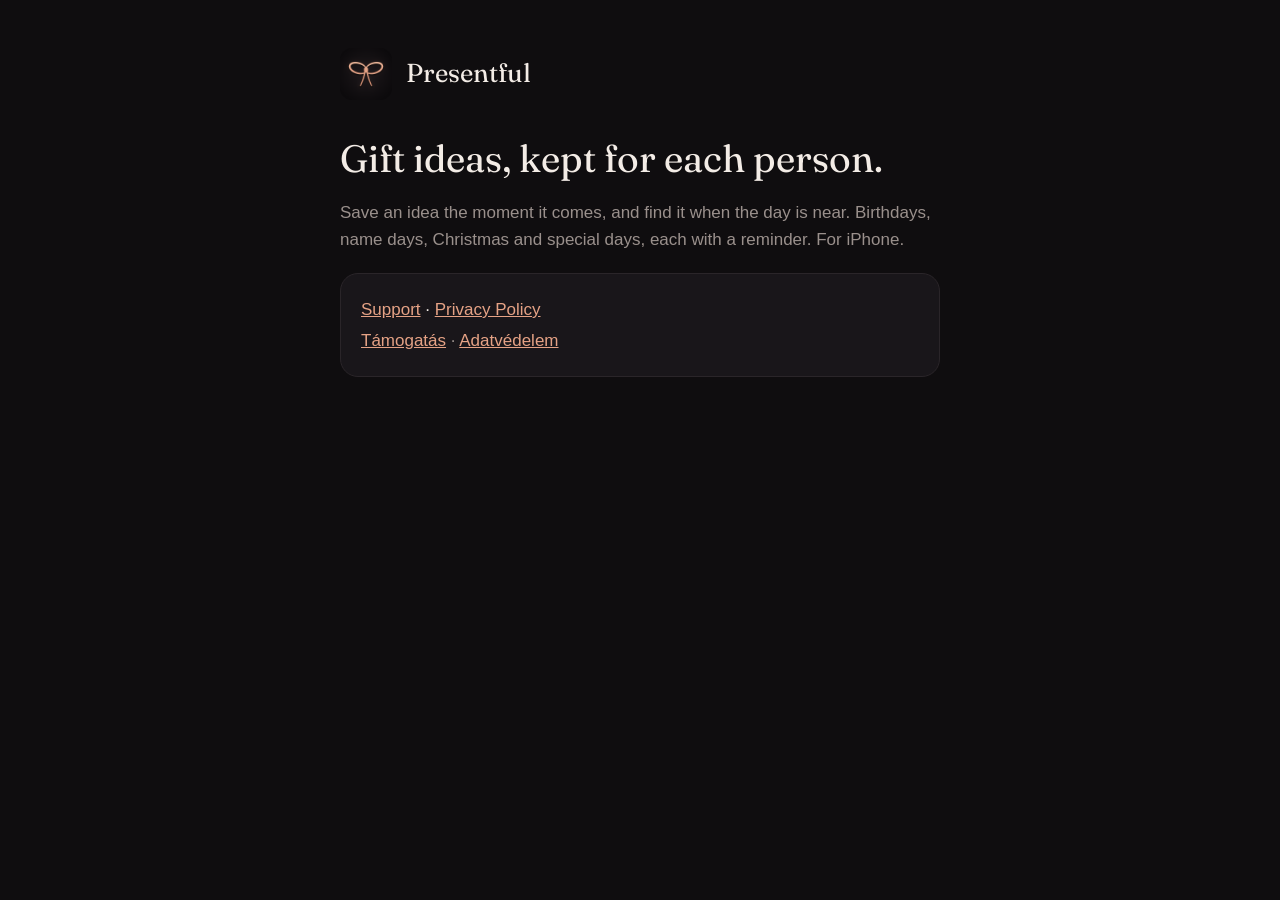
<file: index.html>
<!doctype html>
<html lang="en">
<head>
<meta charset="utf-8">
<meta name="viewport" content="width=device-width, initial-scale=1">
<title>Presentful</title>
<meta name="description" content="Presentful keeps your gift ideas for the people you love.">
<link rel="icon" href="icon.png">
<link rel="preconnect" href="https://fonts.googleapis.com">
<link href="https://fonts.googleapis.com/css2?family=Fraunces&display=swap" rel="stylesheet">
<link rel="stylesheet" href="style.css">
</head>
<body>
<main>
<header><img src="icon.png" alt=""><a href="./">Presentful</a></header>
<h1>Gift ideas, kept for each person.</h1>
<p class="muted">Save an idea the moment it comes, and find it when the day is near. Birthdays, name days, Christmas and special days, each with a reminder. For iPhone.</p>
<div class="card">
<p><a href="support/">Support</a> · <a href="privacy/">Privacy Policy</a></p>
<p class="muted" lang="hu"><a href="support/#magyar">Támogatás</a> · <a href="privacy/#magyar">Adatvédelem</a></p>
</div>
</main>
</body>
</html>
</file>
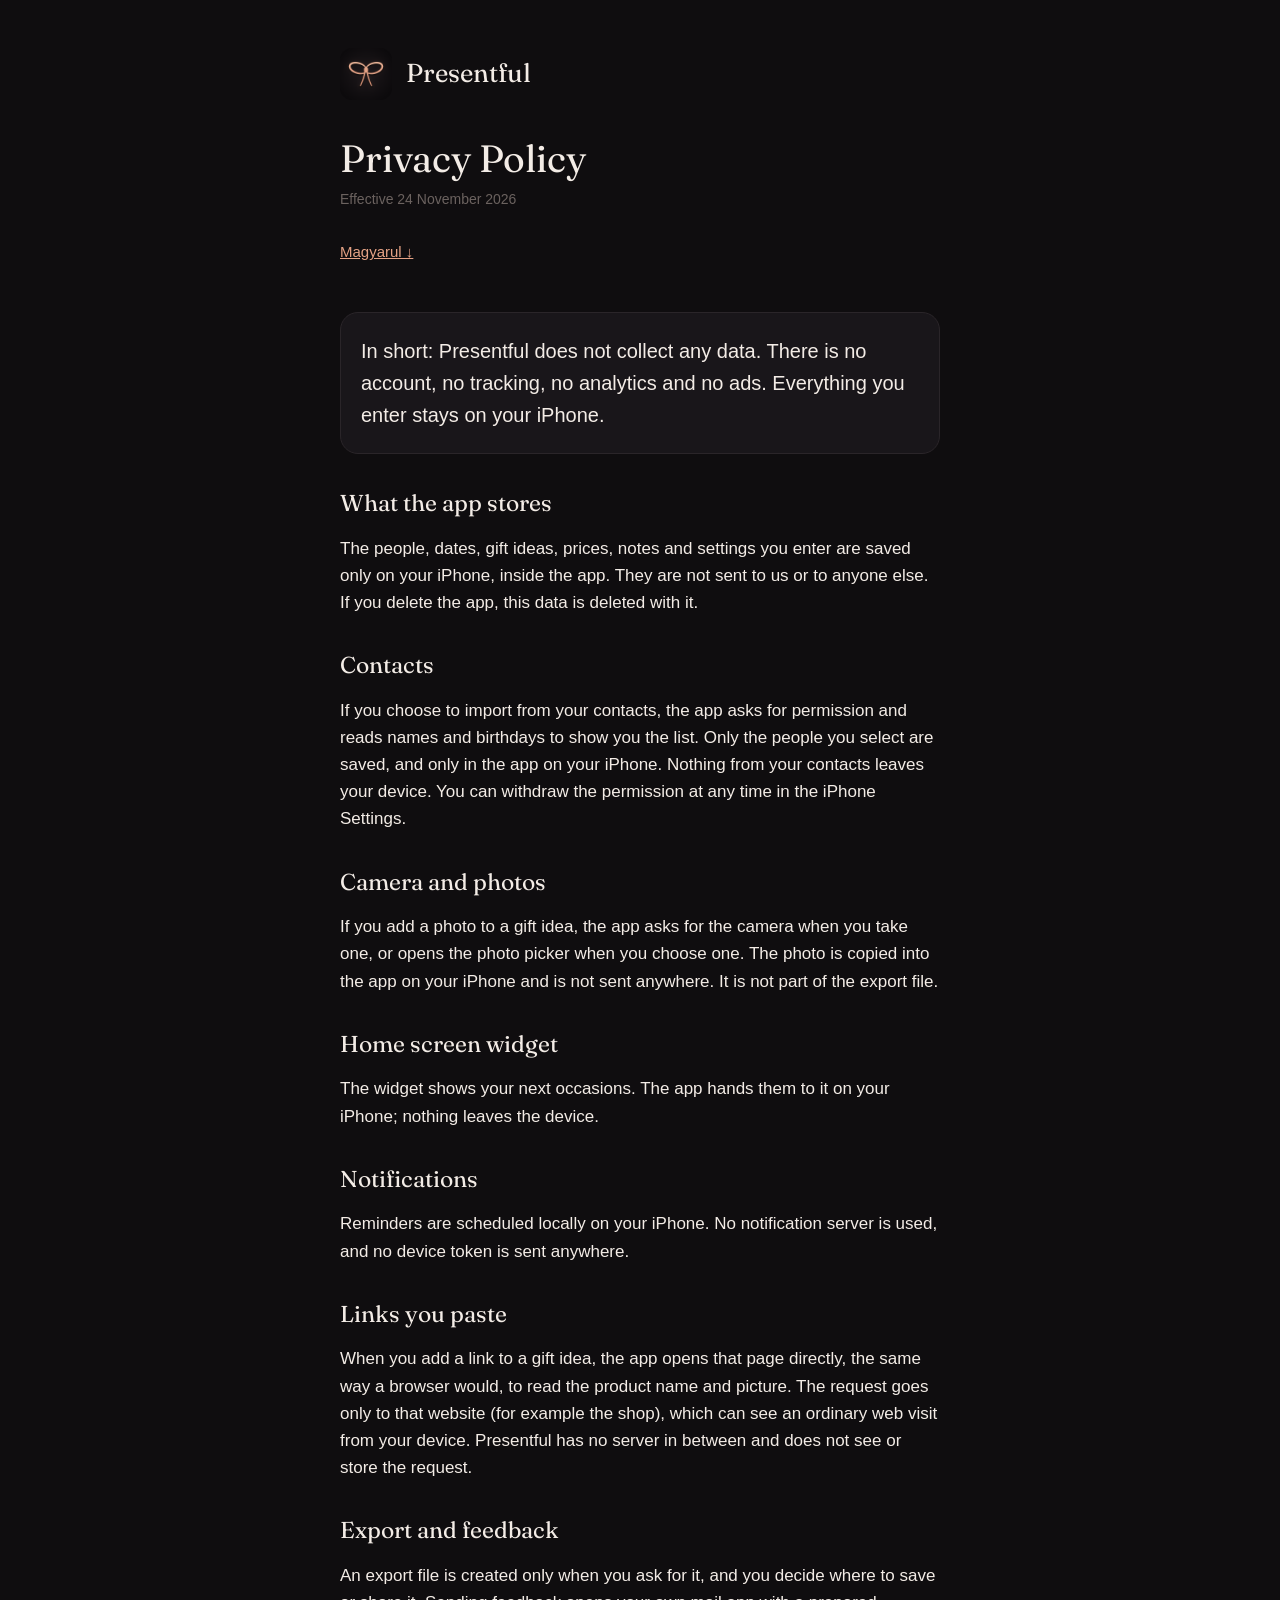
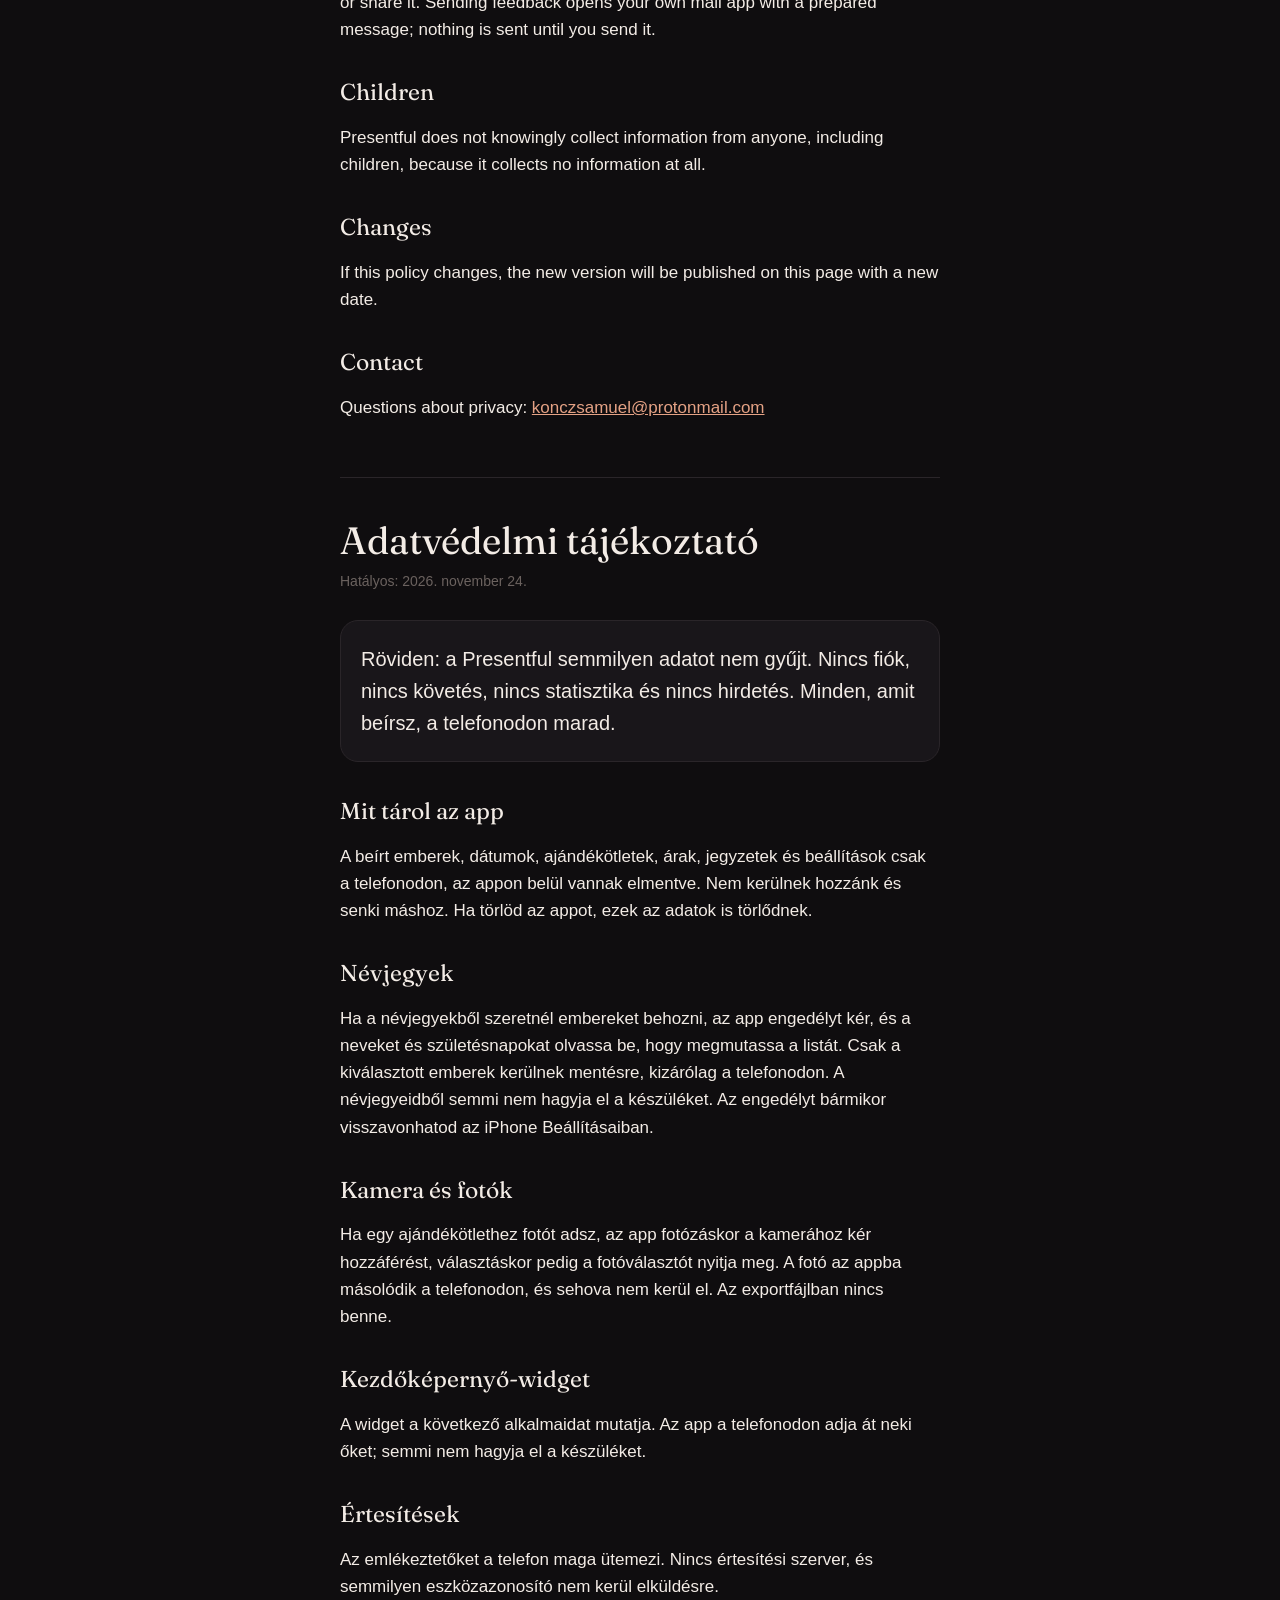
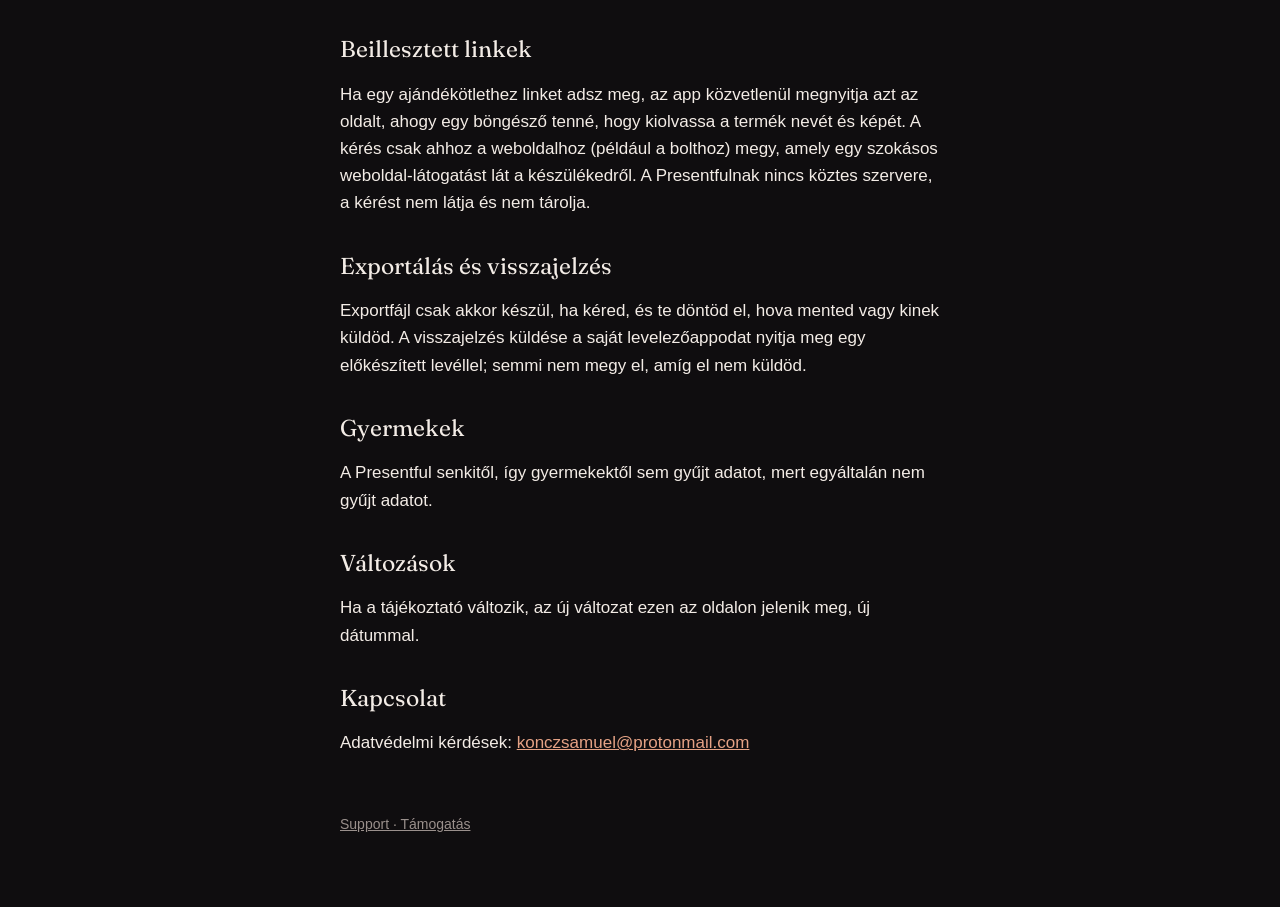
<file: privacy/index.html>
<!doctype html>
<html lang="en">
<head>
<meta charset="utf-8">
<meta name="viewport" content="width=device-width, initial-scale=1">
<title>Presentful – Privacy Policy</title>
<meta name="description" content="Presentful privacy policy: no account, no tracking, everything stays on your iPhone.">
<link rel="icon" href="../icon.png">
<link rel="preconnect" href="https://fonts.googleapis.com">
<link href="https://fonts.googleapis.com/css2?family=Fraunces&display=swap" rel="stylesheet">
<link rel="stylesheet" href="../style.css">
</head>
<body>
<main>
<header><img src="../icon.png" alt=""><a href="../">Presentful</a></header>

<h1>Privacy Policy</h1>
<p class="date">Effective 24 November 2026</p>
<a class="lang" href="#magyar">Magyarul ↓</a>

<div class="card"><p class="big">In short: Presentful does not collect any data. There is no account, no tracking, no analytics and no ads. Everything you enter stays on your iPhone.</p></div>

<h2>What the app stores</h2>
<p>The people, dates, gift ideas, prices, notes and settings you enter are saved only on your iPhone, inside the app. They are not sent to us or to anyone else. If you delete the app, this data is deleted with it.</p>

<h2>Contacts</h2>
<p>If you choose to import from your contacts, the app asks for permission and reads names and birthdays to show you the list. Only the people you select are saved, and only in the app on your iPhone. Nothing from your contacts leaves your device. You can withdraw the permission at any time in the iPhone Settings.</p>

<h2>Camera and photos</h2>
<p>If you add a photo to a gift idea, the app asks for the camera when you take one, or opens the photo picker when you choose one. The photo is copied into the app on your iPhone and is not sent anywhere. It is not part of the export file.</p>

<h2>Home screen widget</h2>
<p>The widget shows your next occasions. The app hands them to it on your iPhone; nothing leaves the device.</p>

<h2>Notifications</h2>
<p>Reminders are scheduled locally on your iPhone. No notification server is used, and no device token is sent anywhere.</p>

<h2>Links you paste</h2>
<p>When you add a link to a gift idea, the app opens that page directly, the same way a browser would, to read the product name and picture. The request goes only to that website (for example the shop), which can see an ordinary web visit from your device. Presentful has no server in between and does not see or store the request.</p>

<h2>Export and feedback</h2>
<p>An export file is created only when you ask for it, and you decide where to save or share it. Sending feedback opens your own mail app with a prepared message; nothing is sent until you send it.</p>

<h2>Children</h2>
<p>Presentful does not knowingly collect information from anyone, including children, because it collects no information at all.</p>

<h2>Changes</h2>
<p>If this policy changes, the new version will be published on this page with a new date.</p>

<h2>Contact</h2>
<p>Questions about privacy: <a href="mailto:konczsamuel@protonmail.com">konczsamuel@protonmail.com</a></p>

<hr id="magyar">

<h1 lang="hu">Adatvédelmi tájékoztató</h1>
<div lang="hu">
<p class="date">Hatályos: 2026. november 24.</p>

<div class="card"><p class="big">Röviden: a Presentful semmilyen adatot nem gyűjt. Nincs fiók, nincs követés, nincs statisztika és nincs hirdetés. Minden, amit beírsz, a telefonodon marad.</p></div>

<h2>Mit tárol az app</h2>
<p>A beírt emberek, dátumok, ajándékötletek, árak, jegyzetek és beállítások csak a telefonodon, az appon belül vannak elmentve. Nem kerülnek hozzánk és senki máshoz. Ha törlöd az appot, ezek az adatok is törlődnek.</p>

<h2>Névjegyek</h2>
<p>Ha a névjegyekből szeretnél embereket behozni, az app engedélyt kér, és a neveket és születésnapokat olvassa be, hogy megmutassa a listát. Csak a kiválasztott emberek kerülnek mentésre, kizárólag a telefonodon. A névjegyeidből semmi nem hagyja el a készüléket. Az engedélyt bármikor visszavonhatod az iPhone Beállításaiban.</p>

<h2>Kamera és fotók</h2>
<p>Ha egy ajándékötlethez fotót adsz, az app fotózáskor a kamerához kér hozzáférést, választáskor pedig a fotóválasztót nyitja meg. A fotó az appba másolódik a telefonodon, és sehova nem kerül el. Az exportfájlban nincs benne.</p>

<h2>Kezdőképernyő-widget</h2>
<p>A widget a következő alkalmaidat mutatja. Az app a telefonodon adja át neki őket; semmi nem hagyja el a készüléket.</p>

<h2>Értesítések</h2>
<p>Az emlékeztetőket a telefon maga ütemezi. Nincs értesítési szerver, és semmilyen eszközazonosító nem kerül elküldésre.</p>

<h2>Beillesztett linkek</h2>
<p>Ha egy ajándékötlethez linket adsz meg, az app közvetlenül megnyitja azt az oldalt, ahogy egy böngésző tenné, hogy kiolvassa a termék nevét és képét. A kérés csak ahhoz a weboldalhoz (például a bolthoz) megy, amely egy szokásos weboldal-látogatást lát a készülékedről. A Presentfulnak nincs köztes szervere, a kérést nem látja és nem tárolja.</p>

<h2>Exportálás és visszajelzés</h2>
<p>Exportfájl csak akkor készül, ha kéred, és te döntöd el, hova mented vagy kinek küldöd. A visszajelzés küldése a saját levelezőappodat nyitja meg egy előkészített levéllel; semmi nem megy el, amíg el nem küldöd.</p>

<h2>Gyermekek</h2>
<p>A Presentful senkitől, így gyermekektől sem gyűjt adatot, mert egyáltalán nem gyűjt adatot.</p>

<h2>Változások</h2>
<p>Ha a tájékoztató változik, az új változat ezen az oldalon jelenik meg, új dátummal.</p>

<h2>Kapcsolat</h2>
<p>Adatvédelmi kérdések: <a href="mailto:konczsamuel@protonmail.com">konczsamuel@protonmail.com</a></p>
</div>

<footer><a href="../support/">Support · Támogatás</a></footer>
</main>
</body>
</html>
</file>
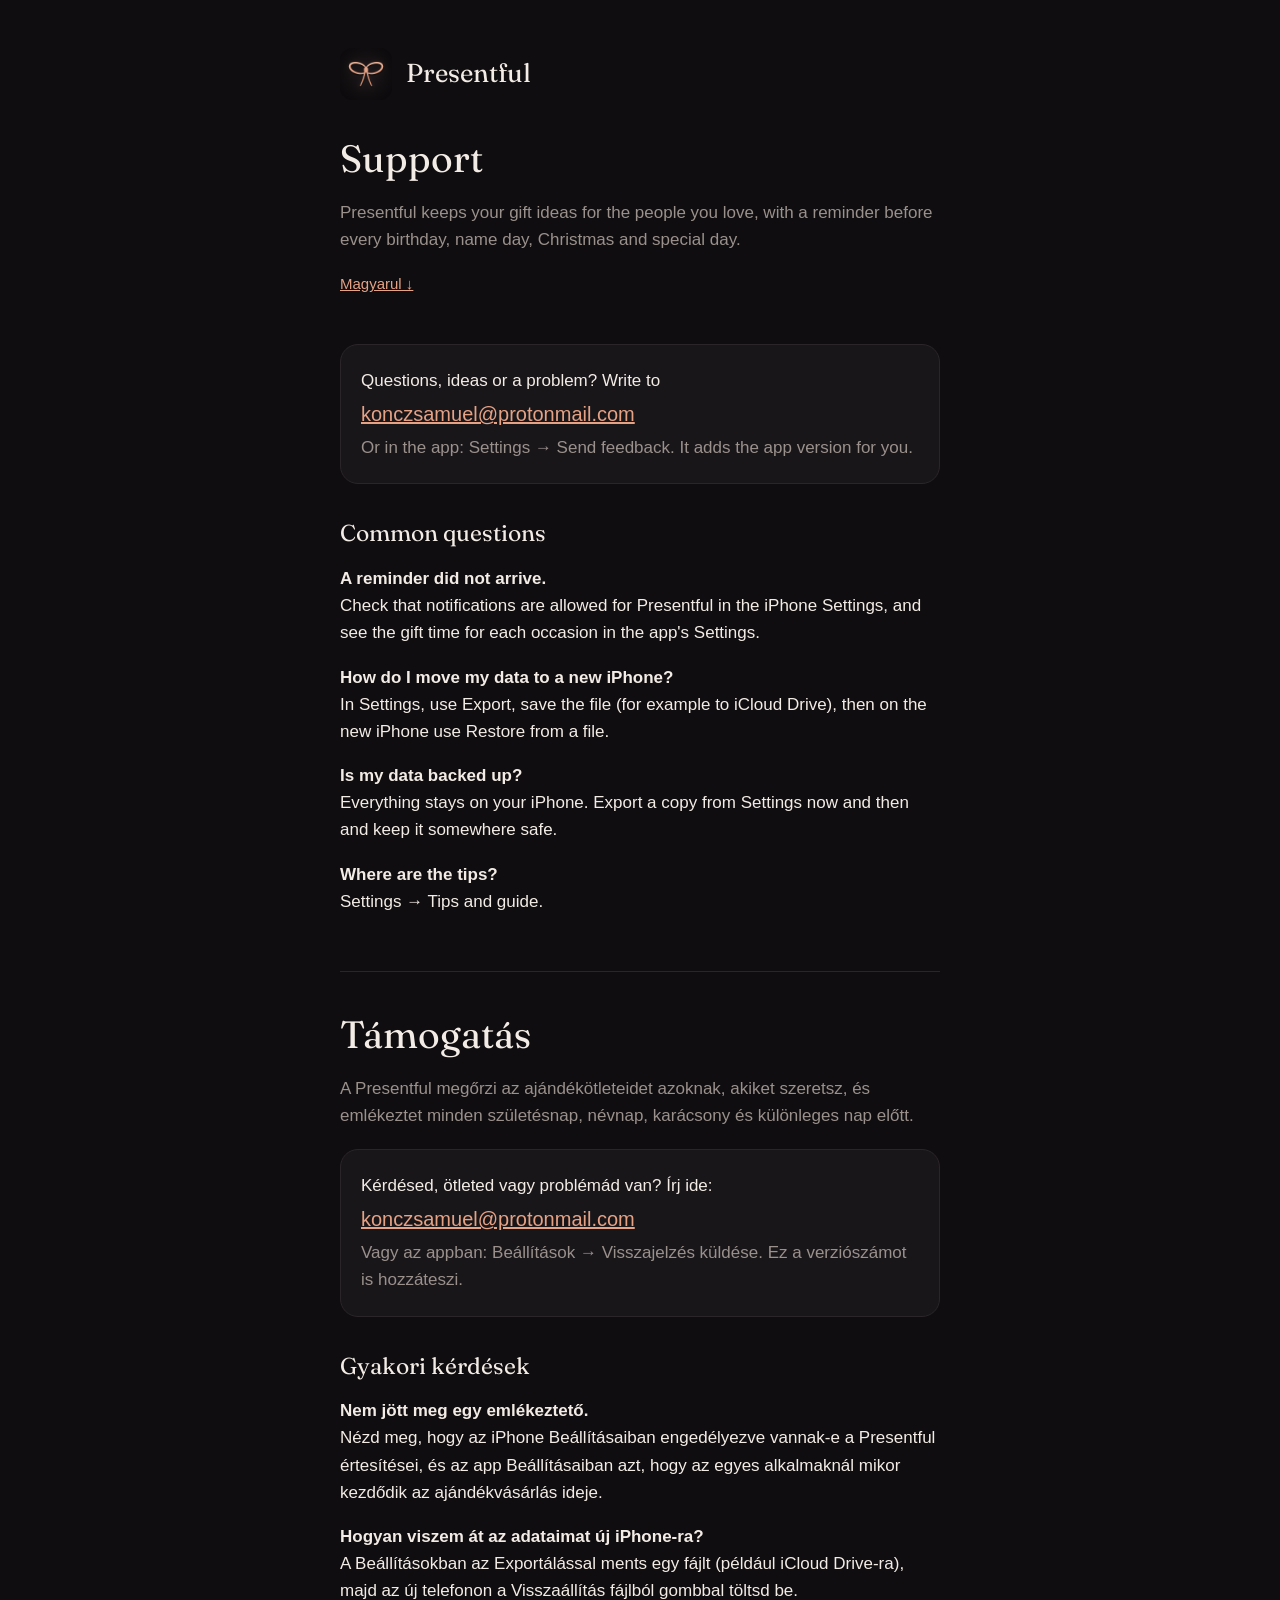
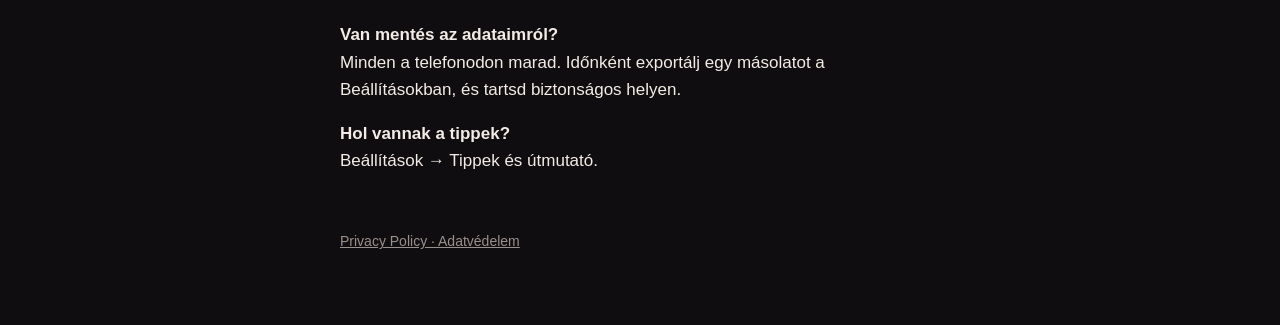
<file: support/index.html>
<!doctype html>
<html lang="en">
<head>
<meta charset="utf-8">
<meta name="viewport" content="width=device-width, initial-scale=1">
<title>Presentful – Support</title>
<meta name="description" content="Help and contact for Presentful, the gift idea keeper for iPhone.">
<link rel="icon" href="../icon.png">
<link rel="preconnect" href="https://fonts.googleapis.com">
<link href="https://fonts.googleapis.com/css2?family=Fraunces&display=swap" rel="stylesheet">
<link rel="stylesheet" href="../style.css">
</head>
<body>
<main>
<header><img src="../icon.png" alt=""><a href="../">Presentful</a></header>

<h1>Support</h1>
<p class="muted">Presentful keeps your gift ideas for the people you love, with a reminder before every birthday, name day, Christmas and special day.</p>
<a class="lang" href="#magyar">Magyarul ↓</a>

<div class="card">
<p>Questions, ideas or a problem? Write to</p>
<p class="big"><a href="mailto:konczsamuel@protonmail.com">konczsamuel@protonmail.com</a></p>
<p class="muted">Or in the app: Settings → Send feedback. It adds the app version for you.</p>
</div>

<h2>Common questions</h2>
<p><strong>A reminder did not arrive.</strong><br>Check that notifications are allowed for Presentful in the iPhone Settings, and see the gift time for each occasion in the app's Settings.</p>
<p><strong>How do I move my data to a new iPhone?</strong><br>In Settings, use Export, save the file (for example to iCloud Drive), then on the new iPhone use Restore from a file.</p>
<p><strong>Is my data backed up?</strong><br>Everything stays on your iPhone. Export a copy from Settings now and then and keep it somewhere safe.</p>
<p><strong>Where are the tips?</strong><br>Settings → Tips and guide.</p>

<hr id="magyar">

<div lang="hu">
<h1>Támogatás</h1>
<p class="muted">A Presentful megőrzi az ajándékötleteidet azoknak, akiket szeretsz, és emlékeztet minden születésnap, névnap, karácsony és különleges nap előtt.</p>

<div class="card">
<p>Kérdésed, ötleted vagy problémád van? Írj ide:</p>
<p class="big"><a href="mailto:konczsamuel@protonmail.com">konczsamuel@protonmail.com</a></p>
<p class="muted">Vagy az appban: Beállítások → Visszajelzés küldése. Ez a verziószámot is hozzáteszi.</p>
</div>

<h2>Gyakori kérdések</h2>
<p><strong>Nem jött meg egy emlékeztető.</strong><br>Nézd meg, hogy az iPhone Beállításaiban engedélyezve vannak-e a Presentful értesítései, és az app Beállításaiban azt, hogy az egyes alkalmaknál mikor kezdődik az ajándékvásárlás ideje.</p>
<p><strong>Hogyan viszem át az adataimat új iPhone-ra?</strong><br>A Beállításokban az Exportálással ments egy fájlt (például iCloud Drive-ra), majd az új telefonon a Visszaállítás fájlból gombbal töltsd be.</p>
<p><strong>Van mentés az adataimról?</strong><br>Minden a telefonodon marad. Időnként exportálj egy másolatot a Beállításokban, és tartsd biztonságos helyen.</p>
<p><strong>Hol vannak a tippek?</strong><br>Beállítások → Tippek és útmutató.</p>
</div>

<footer><a href="../privacy/">Privacy Policy · Adatvédelem</a></footer>
</main>
</body>
</html>
</file>
<file: style.css>
:root {
  --paper: #0F0D0F;
  --surface: #19161A;
  --line: #2A2529;
  --ribbon: #E5A285;
  --text: #F3ECE6;
  --muted: #9A908C;
  --faint: #6B625F;
}
* { box-sizing: border-box; }
html { -webkit-text-size-adjust: 100%; }
body {
  margin: 0;
  background: var(--paper);
  color: var(--text);
  font: 17px/1.6 -apple-system, BlinkMacSystemFont, "Segoe UI", Roboto, Helvetica, Arial, sans-serif;
}
main { max-width: 640px; margin: 0 auto; padding: 48px 20px 72px; }
header { display: flex; align-items: center; gap: 14px; margin-bottom: 36px; }
header img { width: 52px; height: 52px; border-radius: 12px; }
header a { color: var(--text); text-decoration: none; font-family: "Fraunces", Georgia, serif; font-size: 26px; }
h1, h2 { font-family: "Fraunces", Georgia, serif; font-weight: 400; line-height: 1.2; }
h1 { font-size: 38px; margin: 0 0 6px; }
h2 { font-size: 23px; margin: 36px 0 8px; }
.date { color: var(--faint); font-size: 14px; margin: 0 0 28px; }
p, li { color: var(--text); }
.muted { color: var(--muted); }
ul { padding-left: 20px; }
li { margin: 6px 0; }
a { color: var(--ribbon); }
.lang { display: inline-block; margin-bottom: 28px; font-size: 15px; }
.card { background: var(--surface); border: 1px solid var(--line); border-radius: 18px; padding: 18px 20px; margin: 20px 0; }
.card p { margin: 4px 0; }
.big { font-size: 20px; }
hr { border: 0; border-top: 1px solid var(--line); margin: 56px 0 40px; }
footer { color: var(--faint); font-size: 14px; margin-top: 56px; }
footer a { color: var(--muted); }
</file>
